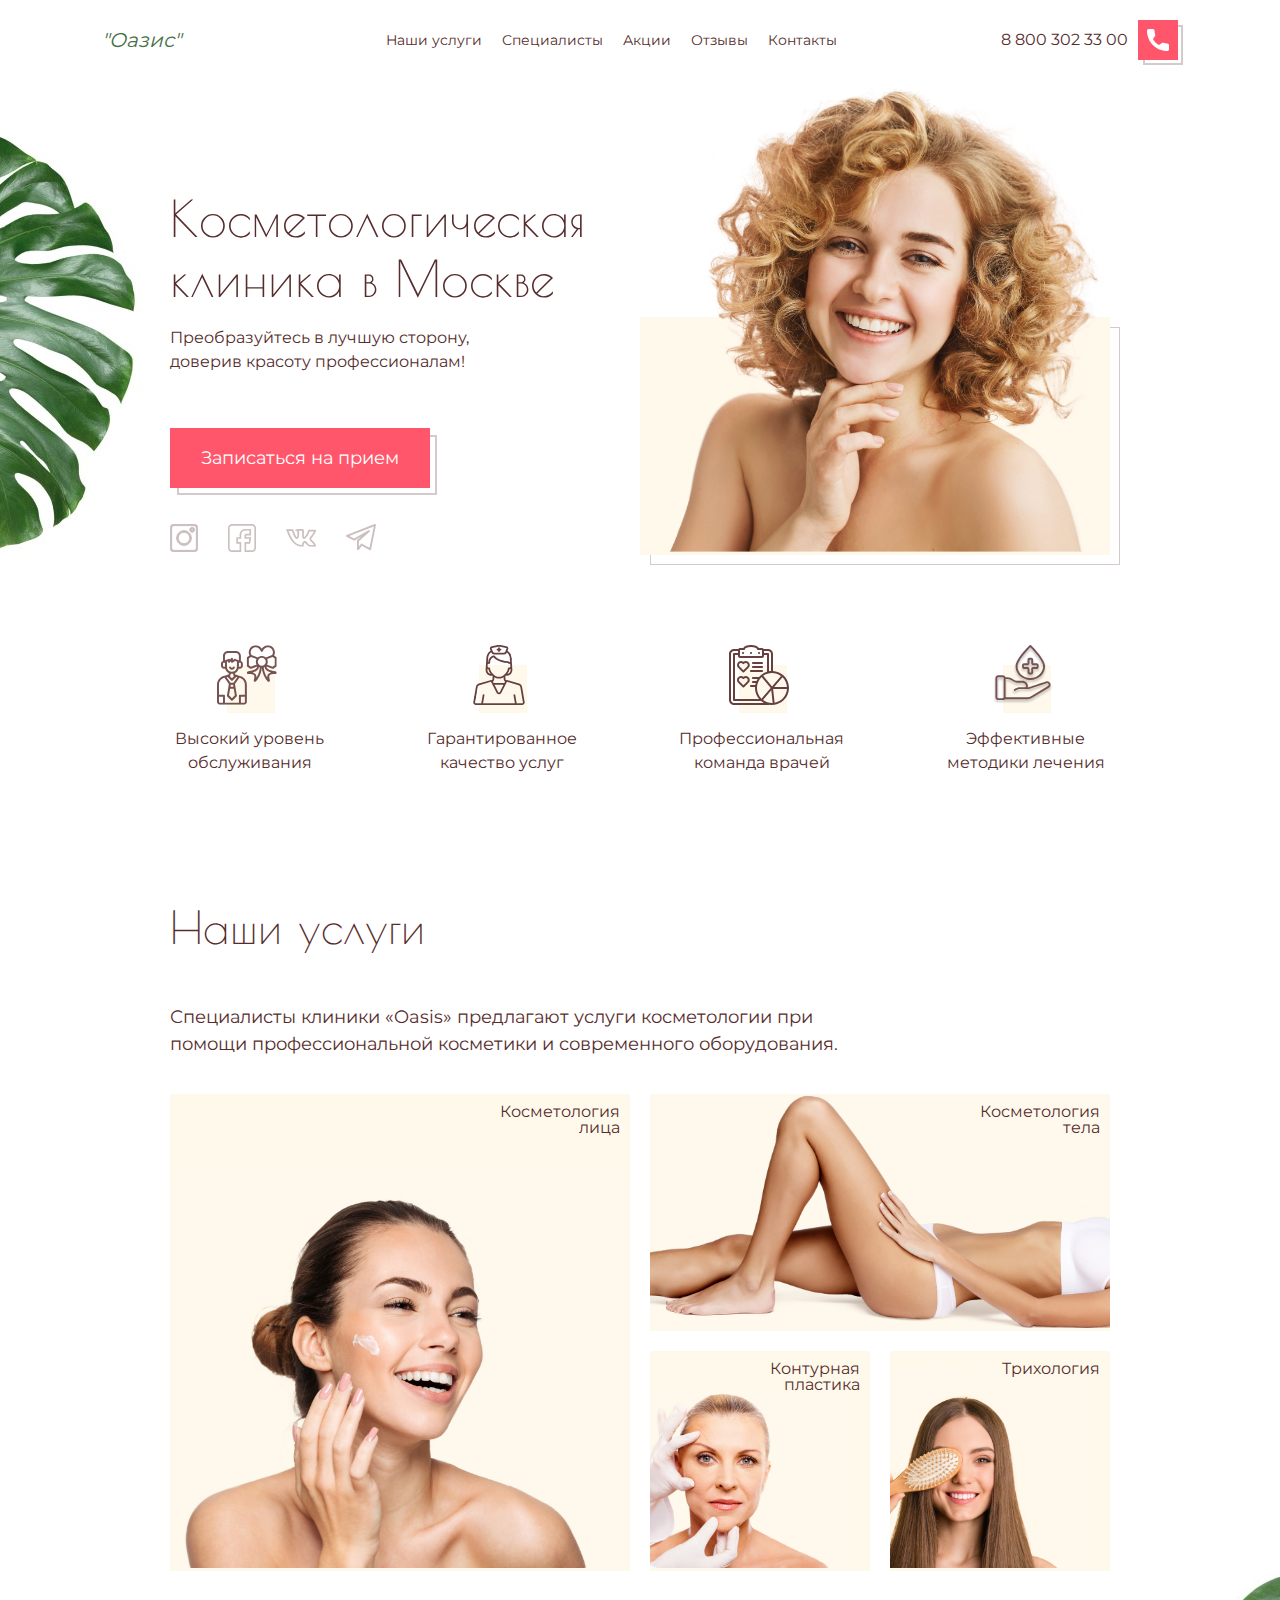
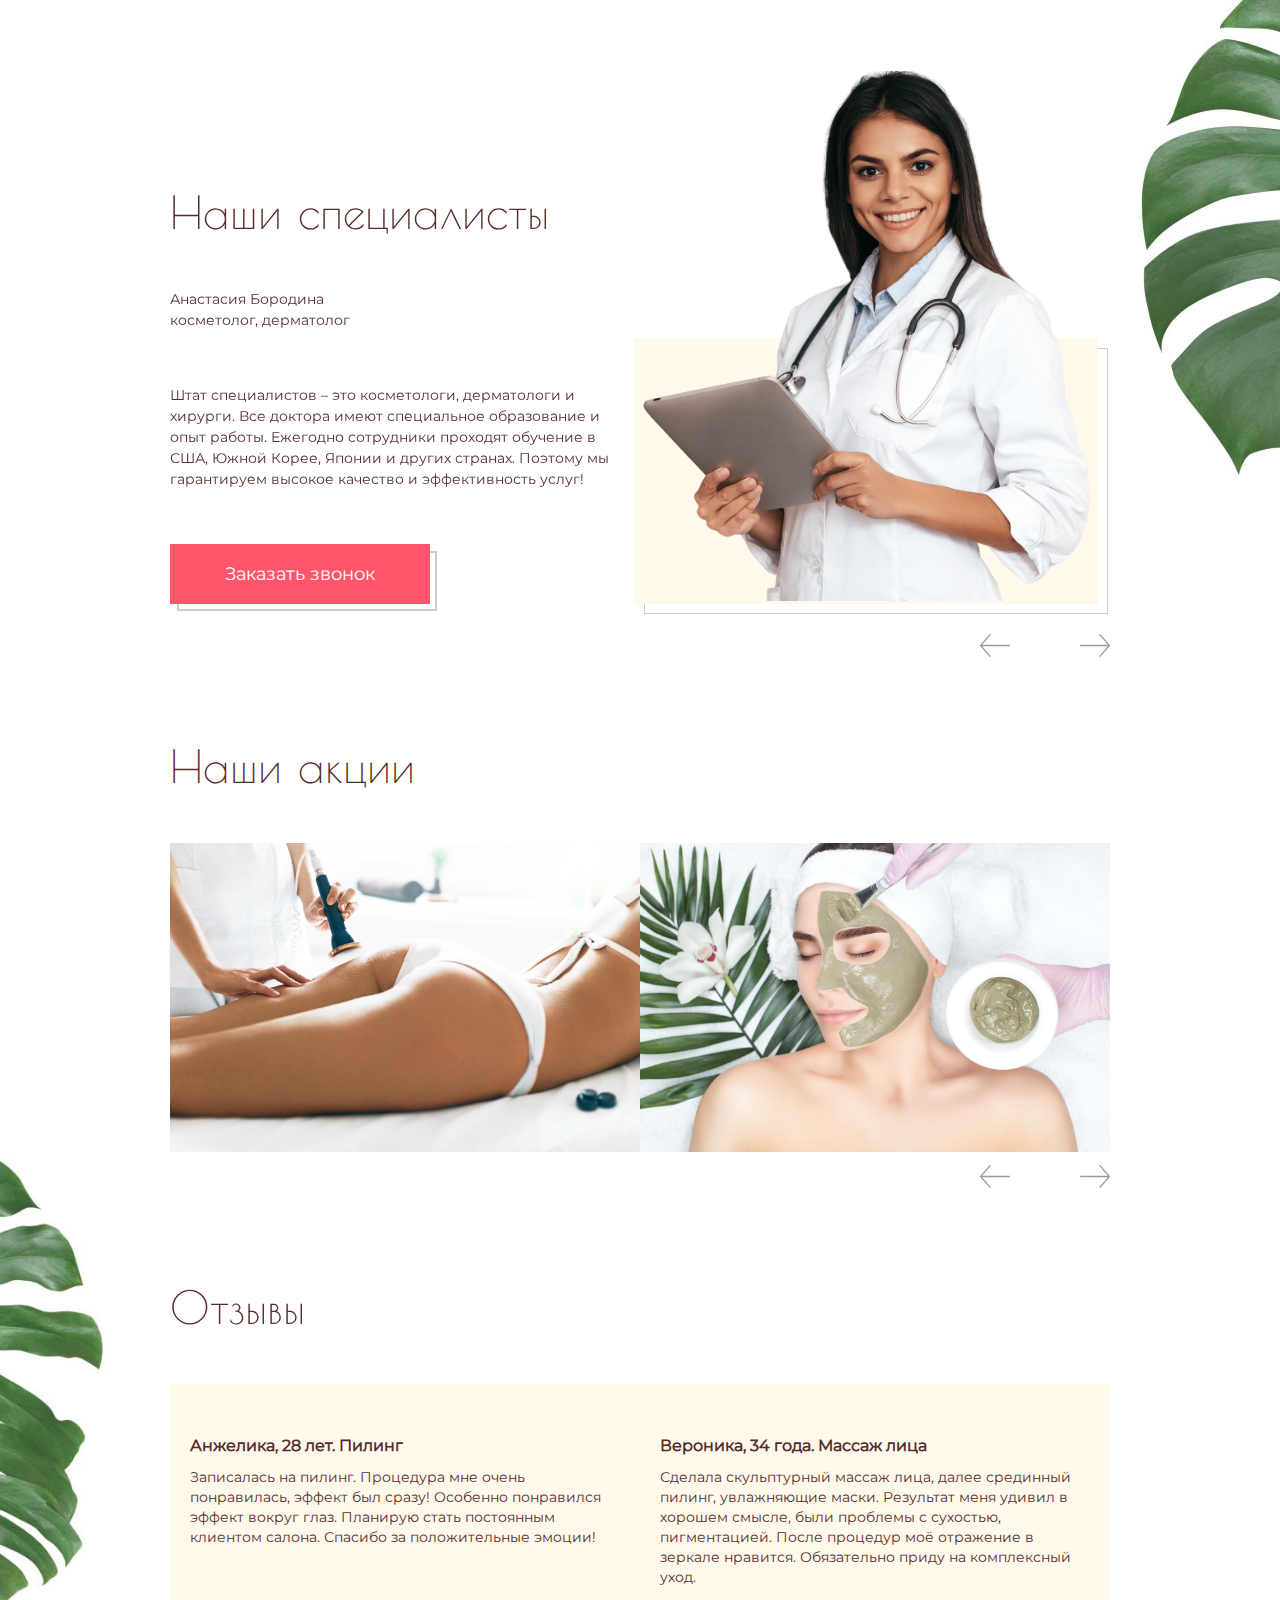
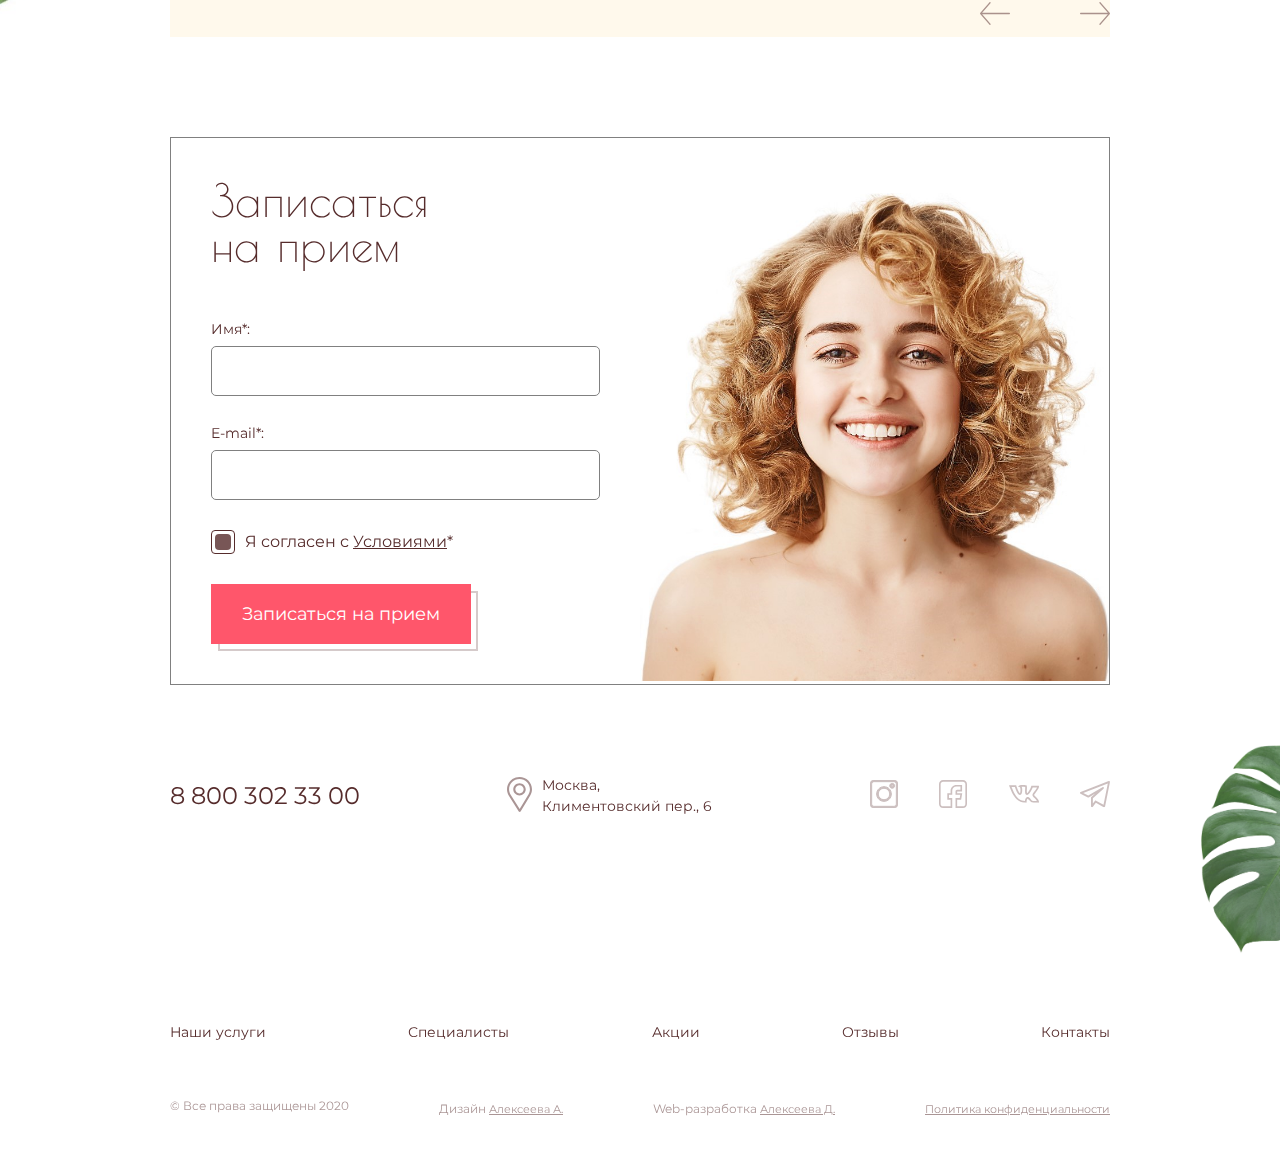
<file: index.html>
<!DOCTYPE html>
<html lang="ru">

<head>
    <meta charset="UTF-8">
    <meta name="viewport" content="width=device-width, initial-scale=1.0, maximum-scale=1.0, user-scalable=0">
    <link rel="stylesheet" href="https://cdnjs.cloudflare.com/ajax/libs/font-awesome/4.7.0/css/font-awesome.min.css">
    <!-- <link href="https://fonts.gstatic.com" rel="preconnect" crossorigin> -->
    <!-- <link href="https://fonts.googleapis.com/css2?family=Poiret+One&display=swap" rel="stylesheet"> -->
    <!-- <link href="https://fonts.googleapis.com/css2?family=Montserrat&display=swap" rel="stylesheet"> -->
    <link rel="stylesheet" href="slick/css/style.css">
    <link rel="stylesheet" href="css/select.css">
        <link rel="shortcut icon" href="img/favicon.ico">

    <link rel="stylesheet" href="css/cosmetic.css">
    <title>cosmetic</title>
</head>

<body class="body">
    <div class="wrapper">
        <section class="first" id="first">
            <div class="header">
                <div class="header__logo">
                    <a href="#first" class="go_to">"Оазис"
                        <!-- <img src="img/logo.svg" alt="#"> -->
                    </a>
                </div>
                <div class="header__burger">
                    <span></span>
                </div>
                <nav class="header__menu">
                    <ul class="header__list">
                        <li>
                            <a href="#second" class="header__link go_to">Наши услуги</a>
                        </li>
                        <li>
                            <a href="#three" class="header__link go_to">Специалисты</a>
                        </li>
                        <li>
                            <a href="#four" class="header__link go_to">Акции</a>
                        </li>
                        <li>
                            <a href="#five" class="header__link go_to">Отзывы</a>
                        </li>
                        <li>
                            <a href="#seven" class="header__link go_to">Контакты</a>
                        </li>
                    </ul>
                </nav>

                <div class="header__phone">
                    <a href="tel:+74956464645" class="header__phone__number">
                        8 800 302 33 00
                    </a>
                    <a href="#">
                        <div class="header__phone__pic">
                            
                            <div class="header__phone__pic__red-square">
                                <img src="img/phone.svg" alt="#">
                            </div>
                            <div class="header__phone__pic__border">
                            </div>
                        </div>
                    </a>
                </div>
            </div>

            <div class="container full-screen-body">

                <div class="main">
                    <div class="for-title">
                        <h1 class="title">
                            Косметологическая <br> клиника в Москве
                        </h1>

                        <p class="slogan">
                            Преобразуйтесь в лучшую сторону,<br>доверив красоту профессионалам!
                        </p>
                        <a href="#popup" class="main-button">
                            <div class="border-for-main-button"></div>
                            <div class="red-rectangle">Записаться на прием</div>
                        </a>
                        <div class="for-nets">
                            <a href="#" class="for-instagram"><img src="img/instagram.svg" alt="#"></a>
                            <a href="#" class="for-facebook"><img src="img/facebook.svg" alt="#"></a>
                            <a href="#" class="for-vk"><img src="img/vk.svg" alt="#"></a>
                            <a href="#" class="for-telegram"><img src="img/telegram.svg" alt="#"></a>

                            <div class="line"></div>
                        </div>
                    </div>
                    <div class="for-pic">
                        <!-- <div class="for-for-pic"> -->
                            <img src="img/shutterstock_1145580650-2.png" alt="#">
                        <!-- </div> -->
                        <div class="rectangle"></div>
                        <div class="frame"></div>
                    </div>
                </div>
                <div class="adventages">
                    <div class="adventage">
                        <div class="icon-and-biege">
                            <img src="img/icon1.svg" alt="#">
                            <div class="biege-square"></div>
                        </div>
                        <p>Высокий уровень<br> обслуживания</p>
                    </div>
                    <div class="adventage">
                        <div class="icon-and-biege">
                            <img src="img/icon2.svg" alt="#">
                            <div class="biege-square"></div>
                        </div>
                        <p>Гарантированное<br> качество услуг</p>
                    </div>
                    <div class="adventage">
                        <div class="icon-and-biege">
                            <img src="img/icon3.svg" alt="#">
                            <div class="biege-square"></div>
                        </div>
                        <p>Профессиональная <br>команда врачей</p>
                    </div>
                    <div class="adventage">
                        <div class="icon-and-biege">
                            <img src="img/icon4.svg" alt="#">
                            <div class="biege-square"></div>
                        </div>
                        <p>Эффективные <br>методики лечения</p>
                    </div>
                </div>
                <a href="#" id="scroll_top" title="Наверх"></a>
            </div>
        </section>
        <section class="second" id="second">
            <div class="container">
                <div class="content-in-second">
                    <h2>Наши услуги</h2>
                    <p class="specialists">Специалисты клиники «Oasis» предлагают услуги косметологии при помощи профессиональной косметики
                        и современного
                        оборудования.
                    </p>
                    <div class="photos photos-visible">
                            <a href="specialists.html#face-cosmetology" class="for-face-cosmetology">
                                <div class="for-services">
                                    <img src="img/face-cosmetology.jpg" alt="#">
                                </div>
                                <p class="inside">Косметология<br>лица</p>
                            </a>
                        
                        <div class="other-photos">
                                <a href="specialists.html#body-cosmetology" class="for-body-cosmetology">
                                    <div class="for-services">
                                        <img src="img/body-cosmetology.jpg" alt="#">
                                    </div>
                                    <p class="inside">Косметология<br>тела</p>
                                </a>
                            <div class="for-plastic-and-trihology">
                                    <a href="specialists.html#plastic" class="for-plastic">
                                        <div class="for-services">
                                            <img src="img/plastic.jpg" class="plastic" alt="#">
                                        </div>
                                        <p class="inside">Контурная<br>пластика</p>
                                    </a>
                                    <a href="specialists.html#trihology" class="for-trihology">
                                        <div class="for-services">
                                            <img src="img/trihology.jpg" class="trihology" alt="#">
                                        </div>
                                        <p class="inside" >Трихология</p>
                                    </a>
                            </div>
                        </div>
                    </div>
                    <div class="photos photos-invisible">
                        <!-- <div class="for-two-photos1"> -->
                                <a href="specialists.html#face-cosmetology" class="for-face-cosmetology-invisible">
                                    <div class="for-services">
                                        <img src="img/face-cosmetology.jpg" class="face" alt="#">
                                    </div>
                                    <p class="inside">Косметология<br>лица</p>
                                </a>
                                <p class="below">Косметология<br>лица</p>
                                <a href="specialists.html#body-cosmetology" class="for-body-cosmetology for-body-cosmetology-invisible">
                                    <div class="for-services">
                                        <img src="img/body-cosmetology.jpg" class="body-invisible" alt="#">
                                    </div>
                                    <p class="inside">Косметология<br>тела</p>
                                </a>
                                <p class="below">Косметология<br>тела</p>
                        <!-- </div>
                        <div class="for-two-photos2"> -->
                                <a href="specialists.html#plastic" class="for-plastic-invisible">
                                    <div class="for-services">
                                        <img src="img/plastic.jpg" class="plastic" alt="#">
                                    </div>
                                    <p class="inside">Контурная<br>пластика</p>
                                </a>
                                <p class="below">Контурная<br>пластика</p>
                                <a href="specialists.html#trihology" class="for-trihology for-trihology-invisible">
                                    <div class="for-services">
                                        <img src="img/trihology.jpg" class="trihology" alt="#">
                                    </div>
                                    <p class="inside">Трихология</p>
                                </a>
                                <p class="below">Трихология</p>
                        <!-- </div> -->
                    </div>
                </div>
            </div>
        </section>
        <section class="three" id="three">
            <div class="container">

                <div class="slider-three-section">
                    <div class="slider__item filter">
                        <div class="content-in-three">
                            <div class="our" >
                                <h2>Наши специалисты</h2>
                                <p class="name">Анастасия Бородинa <br>косметолог, дерматолог</p>
                                <p>Штат специалистов – это косметологи, дерматологи и хирурги. Все доктора имеют
                                    специальное
                                    образование и опыт работы.
                                    Ежегодно сотрудники проходят обучение в США, Южной Корее, Японии и других
                                    странах.
                                    Поэтому
                                    мы
                                    гарантируем высокое
                                    качество
                                    и эффективность услуг!</p>
                                <a href="#popup" class="main-button main-button2">
                                    <div class="border-for-main-button"></div>
                                    <div class="red-rectangle">Заказать звонок</div>
                                </a>
                            </div>
                            <div class="for-pic2">
                                <img src="img/doctor.png" alt="#">
                                <div class="frame"></div>
                                <div class="rectangle"></div>
                            </div>
                            
                        </div>
                    </div>
                    <div class="slider__item filter">
                        <div class="content-in-three">
                            <div class="our">
                                <h2>Наши специалисты</h2>
                                <p class="name">Анастасия Бородинa <br>косметолог, дерматолог</p>
                                <p>Штат специалистов – это косметологи, дерматологи и хирурги. Все доктора имеют
                                    специальное
                                    образование и опыт работы.
                                    Ежегодно сотрудники проходят обучение в США, Южной Корее, Японии и других
                                    странах.
                                    Поэтому
                                    мы
                                    гарантируем высокое
                                    качество
                                    и эффективность услуг!</p>
                                <a href="#popup" class="main-button main-button2">
                                    <div class="border-for-main-button"></div>
                                    <div class="red-rectangle">Заказать звонок</div>
                                </a>
                            </div>
                            <div class="for-pic2">
                                <img src="img/doctor.png" alt="#">
                                <div class="frame"></div>
                                <div class="rectangle"></div>
                            </div>
                            
                        </div>
                    </div>
                    <div class="slider__item filter">
                        <div class="content-in-three">
                            <div class="our">
                                <h2>Наши специалисты</h2>
                                <p class="name">Анастасия Бородинa <br>косметолог, дерматолог</p>
                                <p>Штат специалистов – это косметологи, дерматологи и хирурги. Все доктора имеют
                                    специальное
                                    образование и опыт работы.
                                    Ежегодно сотрудники проходят обучение в США, Южной Корее, Японии и других
                                    странах.
                                    Поэтому
                                    мы
                                    гарантируем высокое
                                    качество
                                    и эффективность услуг!</p>
                                <a href="#popup" class="main-button main-button2">
                                    <div class="border-for-main-button"></div>
                                    <div class="red-rectangle">Заказать звонок</div>
                                </a>
                            </div>
                            <div class="for-pic2">
                                <img src="img/doctor.png" alt="#">
                                <div class="frame"></div>
                                <div class="rectangle"></div>
                            </div>
                        </div>
                    </div>
                </div>
<div class="for-main-button-invisible">
    <a href="#popup" class="main-button main-button-invisible">
        <div class="border-for-main-button"></div>
        <div class="red-rectangle">Заказать звонок</div>
    </a>
</div>
            </div>
        </section>
        <section class="four" id="four">
            <div class="container">
                <div class="content-in-four">
                    <H2>Наши акции</H2>
                    <div class="slider">
                        <div class="slider__item filter">
                            <img src="img/shutterstock1_327730877-1.jpg" alt="#">
                        </div>
                        <div class="slider__item filter">
                            <img src="img/shutterstock_1026952822-1.jpg" alt="#">
                        </div>
                        <div class="slider__item filter">
                            <img src="img/shutterstock1_327730877-1.jpg" alt="#">
                        </div>
                        <div class="slider__item filter">
                            <img src="img/shutterstock_1026952822-1.jpg" alt="#">
                        </div>
                        <div class="slider__item filter">
                            <img src="img/shutterstock1_327730877-1.jpg" alt="#">
                        </div>
                        <div class="slider__item filter">
                            <img src="img/shutterstock_1026952822-1.jpg" alt="#">
                        </div>
                    </div>
                </div>

            </div>
        </section>
        <section class="five" id="five">
            <div class="container">
                <div class="content-in-five">

                    <h2>Отзывы</h2>
                    <div class="slider-five-section">

                        <div class="slider__item filter">
                            <div class="slider__item__content">
                                <div class="rectangle"></div>
                                <!-- <div class="frame"></div> -->
                                <div class="angelica">
                                    <p class="name-for-feedback">Анжелика, 28 лет. Пилинг</p>
                                    <p class="p-for-feedback">Записалась на пилинг. Процедура мне очень понравилась,
                                        эффект
                                        был сразу! Особенно понравился эффект вокруг глаз.
                                        Планирую стать постоянным клиентом салона. Спасибо за положительные эмоции!</p>
                                </div>
                                
                            </div>
                        </div>

                        <div class="slider__item filter">
                            <div class="slider__item__content">
                                <div class="rectangle"></div>
                                <!-- <div class="frame"></div> -->
                                
                                <div class="veronica">
                                    <p class="name-for-feedback">Вероника, 34 года. Массаж лица</p>
                                    <p class="p-for-feedback">Сделала скульптурный массаж лица, далее срединный пилинг,
                                        увлажняющие маски. Результат меня
                                        удивил в хорошем смысле,
                                        были проблемы с сухостью, пигментацией. После процедур моё отражение в зеркале
                                        нравится. Обязательно приду на
                                        комплексный уход.
                                </div>
                            </div>
                        </div>

                        <div class="slider__item filter">
                            <div class="slider__item__content">
                                <div class="rectangle"></div>
                                <!-- <div class="frame"></div> -->
                                <div class="angelica">
                                    <p class="name-for-feedback">Анжелика, 28 лет. Пилинг</p>
                                    <p class="p-for-feedback">Записалась на пилинг. Процедура мне очень понравилась,
                                        эффект
                                        был сразу! Особенно понравился эффект вокруг глаз.
                                        Планирую стать постоянным клиентом салона. Спасибо за положительные эмоции!</p>
                                </div>
                            </div>
                        </div>

                        <div class="slider__item filter">
                            <div class="slider__item__content">
                                <div class="rectangle"></div>
                                <!-- <div class="frame"></div> -->
                        
                                <div class="veronica">
                                    <p class="name-for-feedback">Вероника, 34 года. Массаж лица</p>
                                    <p class="p-for-feedback">Сделала скульптурный массаж лица, далее срединный пилинг,
                                        увлажняющие маски. Результат меня
                                        удивил в хорошем смысле,
                                        были проблемы с сухостью, пигментацией. После процедур моё отражение в зеркале
                                        нравится. Обязательно приду на
                                        комплексный уход.
                                </div>
                            </div>
                        </div>

                    </div>
                </div>
            </div>
        </section>
        <section class="six" id="six">
            <div class="container">
                <div class="content-in-six">
                    <div class="form">
                        <h2 class="form__title">Записаться<br>на прием</h2>
                        <form action="#"  class="form__body">

                            <!-- <p class="form__title2">Оставьте заявку и мы свяжемся с вами чтобы уточнить детали</p> -->
                            <div class="form__item">
                                <label for="formName" class="form__label">Имя*:</label>
                                <input type="text" name="name" class="form__input _req">
                            </div>
                            <div class="form__item">
                                <label for="formEmail" class="form__label">E-mail*:</label>
                                <input  type="text" name="email" class="form__input _req _email">
                            </div>
                            <!-- <div class="form__item">
                                <div class="form__label">Первичный или повторный прием?</div>
                                <div class="options">
                                    <div class="options__item">
                                        <input id="formRightHanded" checked type="radio" value="right" name="hand"
                                            class="options__input">
                                        <label for="formRightHanded"
                                            class="options__label"><span>Первичный</span></label>
                                    </div>
                                    <div class="options__item">
                                        <input id="formLeftHanded" type="radio" value="left" name="hand"
                                            class="options__input">
                                        <label for="formLeftHanded"
                                            class="options__label"><span>Вторичный</span></label>
                                    </div>
                                </div>
                            </div> -->
                            <!-- <div class="form__item">
                                <label for="formMessage" class="form__label">Дополнительная информация:</label>
                                <textarea name="message" id="formMessage" class="form__input"></textarea>
                            </div> -->
                            <!-- <div class="form__item">
                                <div class="form__label">Возраст:</div>
                                <select name="age" class="form__select">
                                    <option value="от 18 до 25" selected>18-25</option>
                                    <option value="от 25 до 45">25-45</option>
                                    <option value="от 45">от 45</option>
                                </select>
                            </div> -->
                            <!-- <div class="form__item">
                                <div class="form__label">Прикрепить файл</div>
                                <div class="file">
                                    <div class="file__item">
                                        <input id="formImage" accept=".jpg, .png, .gif" type="file" name="image"
                                            class="file__input">
                                        <div class="file__button">Выбрать</div>
                                    </div>
                                    <div id="formPreview" class="file__preview"></div>
                                </div>
                            </div> -->
                            <div class="form__item">
                                <div class="checkbox">
                                    <input id="formAgreement" checked type="checkbox" name="agreement"
                                        class="checkbox__input _req">
                                    <label for="formAgreement" class="checkbox__label"><span>Я согласен с <a
                                                href="">Условиями</a>*</span></label>
                                </div>
                            </div>
                            <div class="main-button">
                                <div class="border-for-main-button"></div>
                                <button type="submit" class="form__button red-rectangle">
                                        Записаться на прием
                                </button>
                            </div>
                        </form>
                    </div>
                    <div class="for-girl">
                        <img src="img/shutterstock_10693344351-1.jpg" alt="#">
                    </div>
                </div>
            </div>
        </section>
        <section class="seven" id="seven">
            <div class="container">
                <div class="content-in-seven">
                    <div class="contacts-in-footer">
                        <a href="tel:+74956464645" class="header__phone__number header__phone__number-in-footer">8 800 302 33 00</a>
                        <div class="for-adress">
                            <div class="for-map-sign">
                                <img src="img/map.svg" alt="#" class="map">
                            </div>
                            <p class="adress">Москва,<br>Климентовский пер., 6 </p>
                        </div>
                        <div class="for-nets">
                            <a href="#" class="for-instagram"><img src="img/instagram.svg" alt="#"></a>
                            <a href="#" class="for-facebook"><img src="img/facebook.svg" alt="#"></a>
                            <a href="#" class="for-vk"><img src="img/vk.svg" alt="#"></a>
                            <a href="#" class="for-telegram"><img src="img/telegram.svg" alt="#"></a>
                        </div>
                    </div>
                    <div class="map">
<script  async
    src="https://api-maps.yandex.ru/services/constructor/1.0/js/?um=constructor%3Aa27df87f6adeabbfbe9ae73b8a68563b0251ddba898f19241f9eaa9f1c0bd914&amp;width=100%25&amp;height=240&amp;lang=en_RU&amp;scroll=false"></script>
                    </div>
                        <nav class="header__menu menu-in-footer">
                            <ul class="header__list">
                                <li>
                                    <a href="#second" class="header__link go_to">Наши услуги</a>
                                </li>
                                <li>
                                    <a href="#three" class="header__link go_to">Специалисты</a>
                                </li>
                                <li>
                                    <a href="#four" class="header__link go_to">Акции</a>
                                </li>
                                <li>
                                    <a href="#five" class="header__link go_to">Отзывы</a>
                                </li>
                                <li>
                                    <a href="#seven" class="header__link go_to">Контакты</a>
                                </li>
                            </ul>
                        </nav>
                    <div class="development">
                        <p>© Все права защищены 2020</p>
                        <div class="creator">
                            <p>Дизайн <a href="#">Алексеева А.</a></p>
                        </div>
                        <div class="creator">
                            <p>Web-разработка <a href="#">Алексеева Д.</a></p>
                        </div>
                        <p><a href="#">Политика конфиденциальности</a></p>
                        
                    </div>
                </div>
            </div>
        </section>
    </div>
    <div id="popup" class="popup">
        <div class="popup__body">
            <a href="#first" class="popup__area"></a>
            <div class="popup__content">
                <a href="#first" class="popup__close">
                    <img src="img/close.svg" alt="#" class="close">
                </a>
                <h2 class="popup__title">Записаться на прием</h2>
                <p>Оставьте заявку и мы свяжемся с вами чтобы уточнить детали</p>

                <div class="form">
                    <form action="#" id="form" class="form__body">

                        <div class="form__item">
                            <input id="formName" type="text" name="name" class="form__input _req" value="Введите имя">
                        </div>
                        <div class="form__item">
                            <input id="formEmail" type="tel" name="tel" class="form__input _req"
                                value="Введите телефон">
                        </div>

                        <div class="form__item">
                            <div class="checkbox">
                                <input checked type="checkbox" name="radio" value="check" class=" _req">
                                <span class="i-am-agree">Я согласен с <a href="">Условиями</a>*</span>
                            </div>
                        </div>

                        <!-- <button type="submit" class="form__button"> -->
                        <a href="#popup22" class="main-button">
                            <div class="border-for-main-button"></div>
                            <div class="red-rectangle">Записаться на прием</div>
                        </a>
                        <!-- </button> -->
                    </form>
                </div>

            </div>
        </div>
    </div>
    <div id="popup22" class="popup popup22">
        <div class="popup__body">
            <a href="#first" class="popup__area"></a>
            <div class="popup__content">
                <a href="#first" class="popup__close">
                    <img src="img/close.svg" alt="#" class="close">
                </a>
                <h2 class="popup__title">Спасибо за заявку!</h2>

                <p class="popup__text">Мы свяжемся с вами в течение 5 минут чтобы уточнить детали</p>
                <div class="for-nets">
                    <a href="#" class="for-instagram"><img src="img/instagram.svg" alt="#"></a>
                    <a href="#" class="for-facebook"><img src="img/facebook.svg" alt="#"></a>
                    <a href="#" class="for-vk"><img src="img/vk.svg" alt="#"></a>
                    <a href="#" class="for-telegram"><img src="img/telegram.svg" alt="#"></a>
                </div>
            </div>
        </div>
    </div>




    <script src="js/jquery-3.5.1.min.js"></script>

    <script src="slick/js/script.js"></script>

    <script src="js/select.js"></script>

    <script src="slick/js/slick.min.js"></script>
    
    <script src="js/script-submit.js"></script>
    <script src="js/main.js"></script>
</body>

</html>
</file>
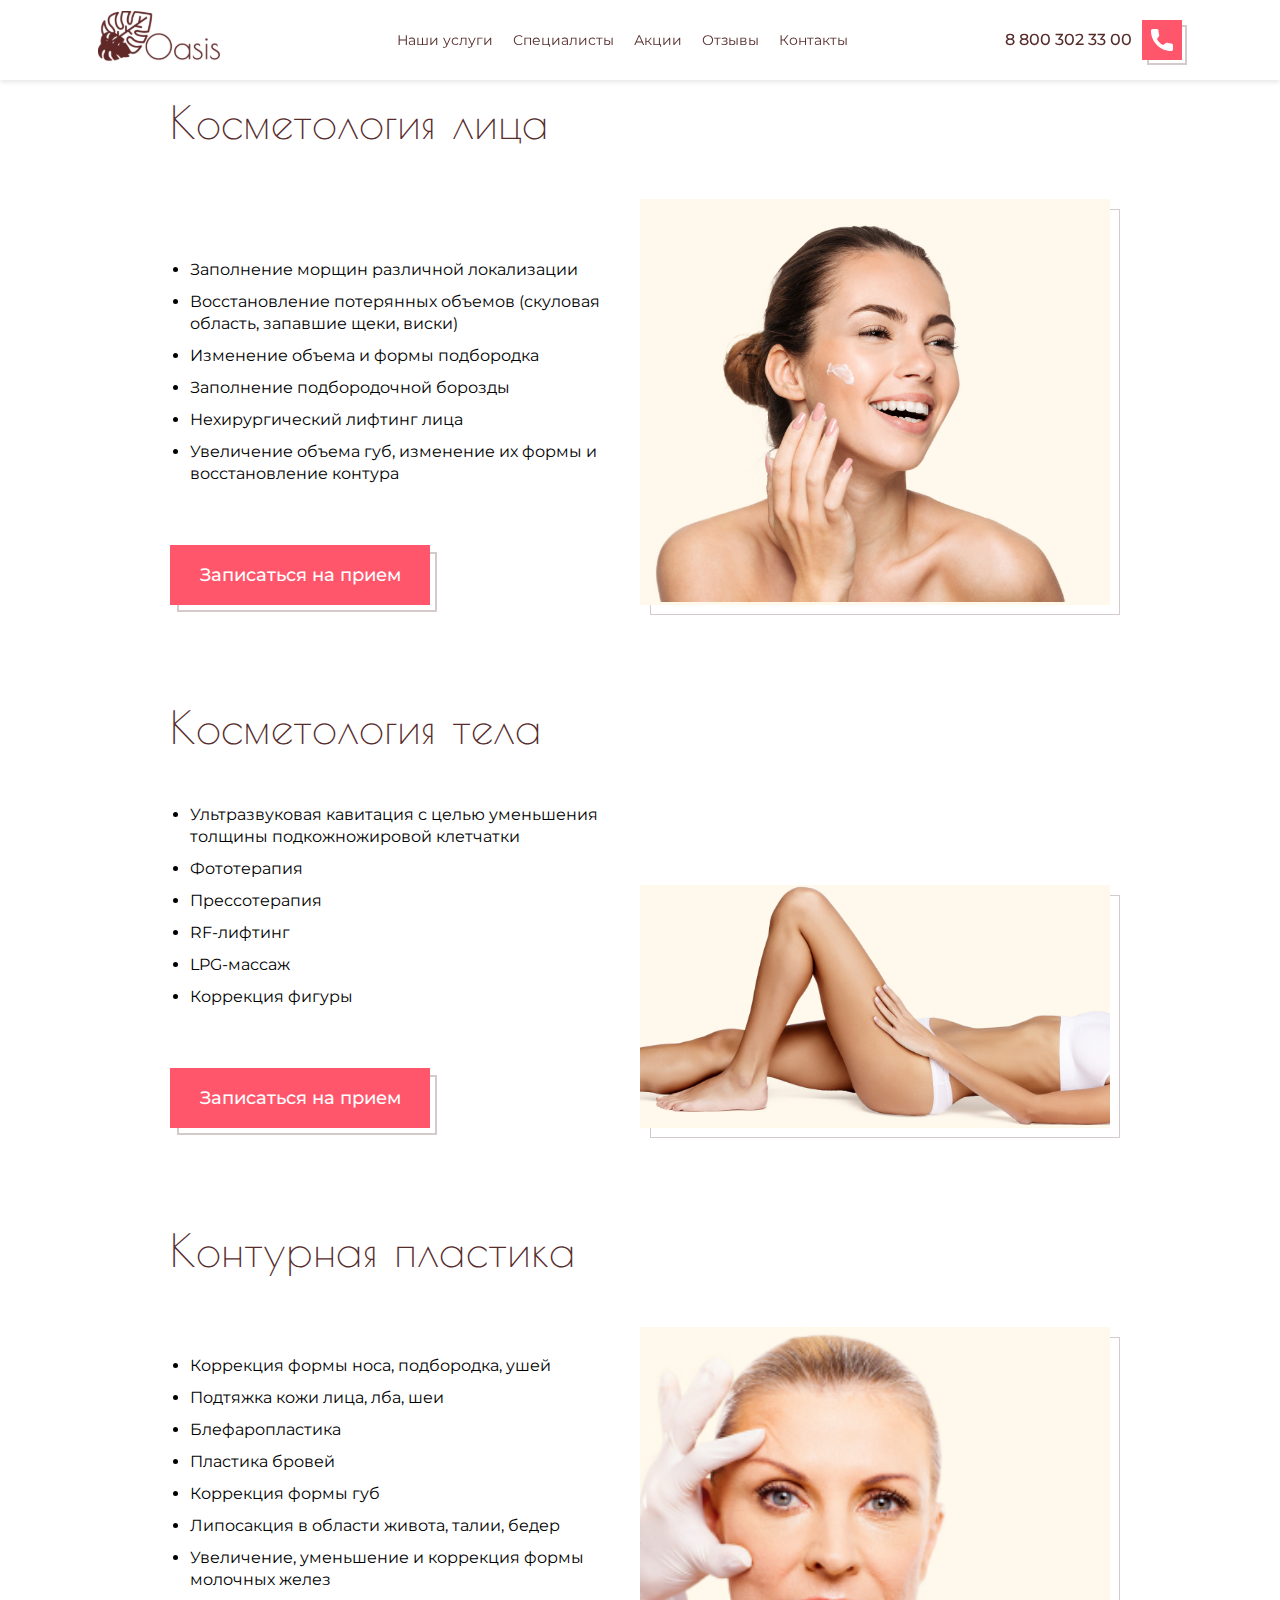
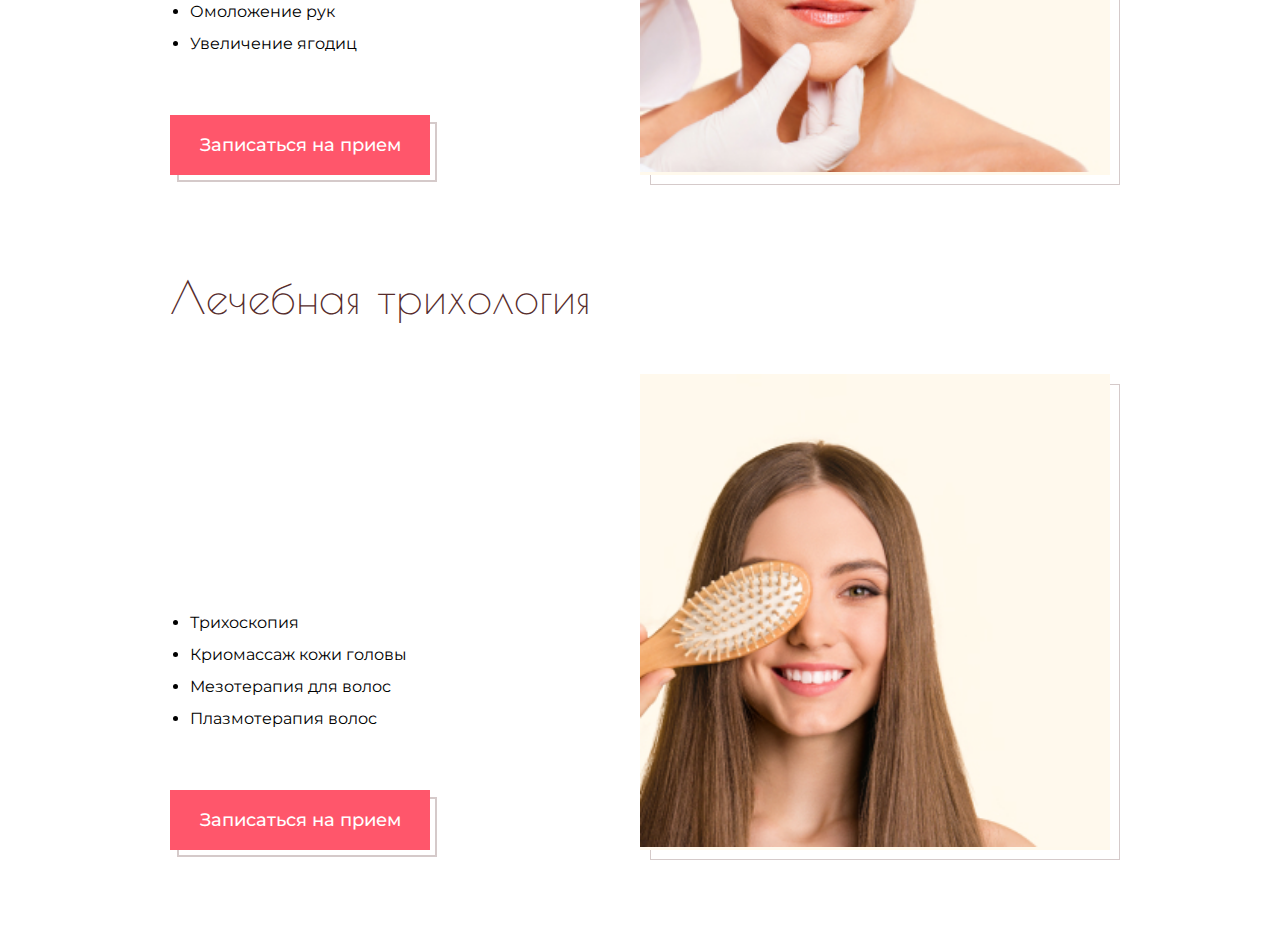
<file: specialists.html>
<!DOCTYPE html>
<html lang="en">

<head>
    <meta charset="UTF-8">
    <meta name="viewport" content="width=device-width, initial-scale=1.0, maximum-scale=1.0, user-scalable=0">
    <link href="https://fonts.googleapis.com/css2?family=Poiret+One&display=swap" rel="stylesheet">
    <link href="https://fonts.googleapis.com/css2?family=Montserrat&display=swap" rel="stylesheet">
    <link rel="stylesheet" href="css/cosmetic.css">

    <title>Specialists</title>
</head>

<body>
    <div class="wrapper">
                    <a href="#" id="scroll_top" title="Наверх" style="display: inline;"></a>

        <div class="header shadow">
            <div class="header__logo">
                <a href="cosmetic.html#first" class="">
                    <img src="img/logo.svg" alt="#">
                </a>
            </div>
            <div class="header__burger">
                <span></span>
            </div>
            <nav class="header__menu">
                <ul class="header__list">
                    <li>
                        <a href="cosmetic.html#second" class="header__link">Наши услуги</a>
                    </li>
                    <li>
                        <a href="cosmetic.html#three" class="header__link">Специалисты</a>
                    </li>
                    <li>
                        <a href="cosmetic.html#four" class="header__link">Акции</a>
                    </li>
                    <li>
                        <a href="cosmetic.html#five" class="header__link">Отзывы</a>
                    </li>
                    <li>
                        <a href="cosmetic.html#seven" class="header__link">Контакты</a>
                    </li>
                </ul>
            </nav>
        
            <div class="header__phone">
                <a href="tel:+74956464645" class="header__phone__number">
                    8&nbsp;800&nbsp;302 33 00
                </a>
                <a href="#">
                    <div class="header__phone__pic">
                        
                        <div class="header__phone__pic__red-square">
                            <img src="img/phone.svg" alt="#">
                        </div>
                        <div class="header__phone__pic__border">
                        </div>
                    </div>
                </a>
            </div>
        </div>
        <div class="container">
            <div class="face-cosmetology" id="face-cosmetology">
                <h2>Косметология лица</h2>
                <div class="for-content">
                    <div class="services">
                        <ul>
                            <li>Заполнение морщин различной локализации</li>
                            <li>Восстановление потерянных объемов (скуловая область, запавшие щеки, виски)</li>
                            <li>Изменение объема и формы подбородка</li>
                            <li>Заполнение подбородочной борозды</li>
                            <li>Нехирургический лифтинг лица</li>
                            <li>Увеличение объема губ, изменение их формы и восстановление контура</li>
                        </ul>
                        <a href="#popup" class="main-button">
                            <div class="border-for-main-button"></div>
                            <div class="red-rectangle">Записаться на прием</div>
                        </a>
                    </div>
                    <div class="for-image">
                        <img src="img/face-cosmetology.jpg" alt="#">
                        <div class="rectangle"></div>
                        <div class="frame"></div>
                    </div>
                </div>
            </div>
            <div class="face-cosmetology" id="body-cosmetology">
                <h2>Косметология тела</h2>
                <div class="for-content">
                    <div class="services">
                        <ul>
                            <li>Ультразвуковая кавитация с целью уменьшения толщины подкожножировой клетчатки</li>
                            <li>Фототерапия</li>
                            <li>Прессотерапия</li>
                            <li>RF-лифтинг</li>
                            <li>LPG-массаж</li>
                            <li>Коррекция фигуры</li>
                        </ul>
                        <a href="#popup" class="main-button">
                            <div class="border-for-main-button"></div>
                            <div class="red-rectangle">Записаться на прием</div>
                        </a>
                    </div>
                    <div class="for-image">
                        <img src="img/body-cosmetology.jpg" alt="#">
                        <div class="rectangle"></div>
                        <div class="frame"></div>
                    </div>
                </div>
            </div>
            <div class="face-cosmetology" id="plastic">
                <h2>Контурная пластика</h2>
                <div class="for-content">
                    <div class="services">
                        <ul>
                            <li>Коррекция формы носа, подбородка, ушей</li>
                            <li>Подтяжка кожи лица, лба, шеи</li>
                            <li>Блефаропластика</li>
                            <li>Пластика бровей</li>
                            <li>Коррекция формы губ</li>
                            <li>Липосакция в области живота, талии, бедер</li>
                            <li>Увеличение, уменьшение и коррекция формы молочных желез</li>
                            <li>Омоложение рук</li>
                            <li>Увеличение ягодиц</li>
                        </ul>
                        <a href="#popup" class="main-button">
                            <div class="border-for-main-button"></div>
                            <div class="red-rectangle">Записаться на прием</div>
                        </a>
                    </div>
                    <div class="for-image">
                        <img src="img/plastic.jpg" alt="#">
                        <div class="rectangle"></div>
                        <div class="frame"></div>
                    </div>
                </div>
            </div>
            <div class="face-cosmetology last" id="trihology">
                <h2>Лечебная трихология</h2>
                <div class="for-content">
                    <div class="services">
                        <ul>
                            <li>Трихоскопия</li>
                            <li>Криомассаж кожи головы</li>
                            <li>Мезотерапия для волос</li>
                            <li>Плазмотерапия волос</li>
                        </ul>
                        <a href="#popup" class="main-button">
                            <div class="border-for-main-button"></div>
                            <div class="red-rectangle">Записаться на прием</div>
                        </a>
                    </div>
                    <div class="for-image">
                        <img src="img/trihology.jpg" alt="#">
                        <div class="rectangle"></div>
                        <div class="frame"></div>
                    </div>
                </div>
            </div>
        </div>
    </div>

<div id="popup" class="popup">
    <div class="popup__body">
        <a href="#first" class="popup__area"></a>
        <div class="popup__content">
            <a href="#first" class="popup__close">
                <img src="img/close.svg" alt="#" class="close">
            </a>
            <h2 class="popup__title">Записаться на прием</h2>
            <p>Оставьте заявку и мы свяжемся с вами чтобы уточнить детали</p>

            <div class="form">
                <form action="#"  class="form__body">

                    <div class="form__item">
                        <input id="formName" type="text" name="name" class="form__input _req" value="Введите имя">
                    </div>
                    <div class="form__item">
                        <input type="tel" name="tel" class="form__input _req" value="Введите телефон">
                    </div>

                    <div class="form__item">
                        <div class="checkbox">
                            <input id="formAgreement" checked type="checkbox" name="agreement"
                                class="checkbox__input _req">
                            <label for="formAgreement" class="checkbox__label"><span>Я согласен с <a
                                        href="">Условиями</a>*</span></label>
                        </div>
                    </div>

                    <!-- <button type="submit" class="form__button"> -->
                    <a href="#popup22" class="main-button">
                        <div class="border-for-main-button"></div>
                        <div class="red-rectangle">Записаться на прием</div>
                    </a>
                    <!-- </button> -->
                </form>
            </div>

        </div>
    </div>
</div>
<div id="popup22" class="popup popup22">
    <div class="popup__body">
        <a href="#first" class="popup__area"></a>
        <div class="popup__content">
            <a href="#first" class="popup__close">
                <img src="img/close.svg" alt="#" class="close">
            </a>
            <h2 class="popup__title">Спасибо за заявку!</h2>

            <p class="popup__text">Мы свяжемся с вами в течение 5 минут чтобы уточнить детали</p>
            <div class="for-nets">
                <a href="#" class="for-instagram"><img src="img/instagram.svg" alt="#"></a>
                <a href="#" class="for-facebook"><img src="img/facebook.svg" alt="#"></a>
                <a href="#" class="for-vk"><img src="img/vk.svg" alt="#"></a>
                <a href="#" class="for-telegram"><img src="img/telegram.svg" alt="#"></a>
            </div>
        </div>
    </div>
</div>


<script src="js/jquery-3.5.1.min.js"></script>
<script src="slick/js/script.js"></script>
<script src="js/select.js"></script>
<script src="slick/js/slick.min.js"></script>
<script src="js/script-submit.js"></script>
<script src="js/main.js"></script>
</body>

</html>
</file>
<file: slick/css/style.css>
/*Обнуление*/
/* *,*:before,*:after{
	padding: 0;
	margin: 0;
	border: 0;
	box-sizing: border-box;
} */
/*Стили для демонстрации*/
/* html,body{
	height: 100%;
	background-color: #333;
	font-family: Arial, "Helvetica Neue", Helvetica, sans-serif;
	color: #fff;
	font-size: 25px;
}
.wrapper{
	height: 100%;
	padding: 50px;
	display: flex;
	justify-content:center;
	align-items: center;
}

@media (max-width:767px){
	.wrapper{padding: 50px 10px;}
} */

/* Основные стили для всех слайдеров */

/* Слайдер */
.slick-slider {
	min-width: 0;
}
/* Ограничивающая оболочка */
.slick-list {
	overflow: hidden;
}
/* Лента слайдов */
.slick-track {
	display: flex;
	align-items: flex-start;
}

/* Слайд */
.slick-slide {
}
/* Слайд активный */
.slick-slide.slick-active {
}
/* Слайд основной */
.slick-slide.slick-current {
}
/* Слайд по центру */
.slick-slide.slick-center {
}

/* Стрелка */
.slick-arrow {
}
/* Стрелка влево */
.slick-arrow.slick-prev {
}
/* Стрелка вправо */
.slick-arrow.slick-next {
}
/* Стрелка не активная */
.slick-arrow.slick-disabled {
}

/* Точки */
.slick-dots {
}
.slick-dots li {
}
.slick-dots button {
}

/* Конкретный слайдер Наши акции */
.slider {
	position: relative;
	padding: 0;
}

@media (max-width: 767px) {
	.slider {
		padding: 0px 0px;
	}
}

.slider .slick-arrow {
	position: absolute;
	bottom: -50px;
	z-index: 2;
	font-size: 0;
	width: 30px;
	height: 40px;
}
.slider .slick-arrow.slick-prev {
	right: 100px;
	background: url("../img/arrow-left.svg") 0 0 / 100% no-repeat;
}
.slider .slick-arrow.slick-next {
	right: 0;
	background: url("../img/arrow-right.svg") 0 0 / 100% no-repeat;
}
.slider .slick-arrow.slick-disabled {
	opacity: 0.2;
}

.slider .slick-dots {
	display: flex;
	align-items: center;
	justify-content: center;
}
.slider .slick-dots li {
	list-style: none;
	margin: 0px 10px;
}
.slider .slick-dots button {
	font-size: 0;
	width: 10px;
	height: 10px;
	background-color: red;
	border-radius: 50%;
}

.slider .slick-dots li.slick-active button {
	background-color: transparent;
	border: 1px solid green;
}

.slider .slider__item {
	padding: 0px 0px;
}
.slider .slider__item img {
	max-width: 100%;
}
.slider .slider__item.slick-center {
}
/* Конкретный слайдер Наши специалисты */
.slider-three-section {
	position: relative;
	padding: 0;
}

@media (max-width: 767px) {
	.slider-three-section {
		padding: 0px 0px;
	}
}

.slider-three-section .slick-arrow {
	position: absolute;
	bottom: -60px;
	z-index: 2;
	font-size: 0;
	width: 30px;
	height: 40px;
}
.slider-three-section .slick-arrow.slick-prev {
	right: 100px;
	background: url("../img/arrow-left.svg") 0 0 / 100% no-repeat;
}
.slider-three-section .slick-arrow.slick-next {
	right: 0;
	background: url("../img/arrow-right.svg") 0 0 / 100% no-repeat;
}
.slider-three-section .slick-arrow.slick-disabled {
	opacity: 0.2;
}

.slider-three-section .slick-dots {
	display: flex;
	align-items: center;
	justify-content: center;
}
.slider-three-section .slick-dots li {
	list-style: none;
	margin: 0px 0px;
}
.slider-three-section .slick-dots button {
	font-size: 0;
	width: 10px;
	height: 10px;
	background-color: red;
	border-radius: 50%;
}

.slider-three-section .slick-dots li.slick-active button {
	background-color: transparent;
	border: 1px solid green;
}

.slider-three-section .slider__item {
	padding: 0px 0px;
	/* margin: 0px 20px; */
}
.slider-three-section .slider__item img {
	/* max-width: 100%; */
}
.slider-three-section .slider__item.slick-center {
}

/* Конкретный слайдер Отзывы */
.slider-five-section {
	position: relative;
	padding: 0;
}

@media (max-width: 767px) {
	.slider-three-section {
		padding: 0px 0px;
	}
}

.slider-five-section .slick-arrow {
	position: absolute;
	bottom: -5px;
	z-index: 2;
	font-size: 0;
	width: 30px;
	height: 40px;
}
.slider-five-section .slick-arrow.slick-prev {
	right: 100px;
	background: url("../img/arrow-left.svg") 0 0 / 100% no-repeat;
}
.slider-five-section .slick-arrow.slick-next {
	right: 0;
	background: url("../img/arrow-right.svg") 0 0 / 100% no-repeat;
}
.slider-five-section .slick-arrow.slick-disabled {
	opacity: 0.2;
}

.slider-five-section .slick-dots {
	display: flex;
	align-items: center;
	justify-content: center;
}
.slider-five-section .slick-dots li {
	list-style: none;
	margin: 0px 0px;
}
.slider-five-section .slick-dots button {
	font-size: 0;
	width: 10px;
	height: 10px;
	background-color: red;
	border-radius: 50%;
}

.slider-five-section .slick-dots li.slick-active button {
	background-color: transparent;
	border: 1px solid green;
}

.slider-five-section .slider__item {
	max-width: 100%;
	padding: 40px 0px 50px 0px;
}
.slider-five-section .slider__item p {
	font-family: Montserrat;
	font-size: 14px;
	font-style: normal;
	font-weight: 400;
	line-height: 20px;
	letter-spacing: 0em;
	text-align: left;
}

.slider-five-section .slider__item .name-for-feedback {
	font-family: Montserrat;
font-size: 16px;
font-style: normal;
font-weight: 600;
line-height: 43px;
letter-spacing: 0em;
text-align: left;

}
.slider-five-section .slider__item.slick-center {
}
</file>
<file: css/select.css>
.select {
	position: relative;
}
.select__item {
	position: relative;
}
.select__title {
	color: #562C2C;
;
	border: 1px solid #d9d9d9;
	background-color: #fff;
	cursor: pointer;
	border-radius: 5px;
}
.select__value {
	display: flex;
	font-size: 16px;
	height: 50px;
	padding: 0px 20px;
	align-items: center;
	justify-content: space-between;
	flex-direction: row-reverse;
}
.select__value span {
	height: 1em;
	overflow: hidden;
	display: -webkit-box;
	-webkit-line-clamp: 1;
	-webkit-box-orient: vertical;
	color: #562C2C;
	font-family: Montserrat;
font-size: 14px;
font-style: normal;
font-weight: 400;
letter-spacing: 0em;
text-align: left;


}
.select__value::before {
	content: "";
	display: inline-block;
	transition: all 0.3s ease 0s;
	width: 11px;
	height: 7px;
	background: url("../img/select.svg") center / 100% no-repeat;
}
.select__options {
	color: #000;
	display: none;
	position: absolute;
	top: 49px;
	border-radius: 0 0 4px 4px;
	min-width: 100%;
	left: 0;
	background-color: #fff;
	border-top: 0;
	border: 1px solid #d9d9d9;
	border-top: 0;
	font-size: 16px;
	padding: 0px 0px 5px 0px;
}
.select__option {
	cursor: pointer;
	padding: 10px 20px;
	margin: 0px 0px 0px 0px;
	color: #562C2C;
	font-family: Montserrat;
font-size: 14px;
font-style: normal;
font-weight: 400;
letter-spacing: 0em;
text-align: left;
}
.select._active {
	z-index: 5;
}
.select._active .select__value::before {
	transform: rotate(-180deg);
}
.select._active.select__options {
	display: block;
}
</file>
<file: css/cosmetic.css>
@font-face {
	font-family: 'Poiret One';
	src: url('../fonts/PoiretOne-Regular.eot');
	src: local('☺'), url('../fonts/PoiretOne-Regular.woff') format('woff'), url('../fonts/PoiretOne-Regular.ttf') format('truetype'), url('../fonts/PoiretOne-Regular.svg') format('svg');
	font-weight: normal;
	font-style: normal;
}
h1,
h2 {
    font-family: "Poiret One";
}

@font-face {
	font-family: 'Montserrat';
	src: url('../fonts/Montserrat-Regular.eot');
	src: local('☺'), url('../fonts/Montserrat-Regular.woff') format('woff'), url('../fonts/Montserrat-Regular.ttf') format('truetype'), url('../fonts/Montserrat-Regular.svg') format('svg');
	font-weight: normal;
	font-style: normal;
}

p,
a {
    font-family: "Montserrat";
}

.container {
    max-width: 1000px;
    margin: 0 auto;
    padding-left: 30px;
    padding-right: 30px;
    width: 100%;
    z-index: 1;
}

*,
*:before,
*:after {
    -moz-box-sizing: border-box;
    -webkit-box-sizing: border-box;
    box-sizing: border-box;
}
:focus,
:active {
    outline: none;
}
h2 {
    margin-block-start: 0em;
    margin-block-end: 0em;
    margin: 0px;
}
a:focus,
a:active {
    outline: none;
}
html {
    overflow-x: hidden;
    padding: 0;
    margin: 0;
    box-sizing: border-box;
    min-height: 100%;
    width: 100%;
    font-size: 100%;
    line-height: 1;
    -ms-text-size-adjust: 100%;
    -moz-text-size-adjust: 100%;
    -webkit-text-size-adjust: 100%;
}
input::-ms-clear {
    display: none;
}
button {
    cursor: pointer;
    border: none;
}
button::-moz-focus-inner {
    padding: 0;
    border: 0;
}
h1 {
    margin: 0;
    font-family: "Poiret One";
    font-style: normal;
    font-weight: 500;
    font-size: 50px;
    line-height: 120%;
    color: #562c2c;
    padding-bottom: 2vh;
}

h2 {
    font-family: Poiret One;
    font-style: normal;
    font-weight: normal;
    font-size: 45px;
    color: #562c2c;
    padding-bottom: 6vh;
}
p {
    font-family: "Montserrat", sans-serif;
    font-style: normal;
    font-weight: normal;
    line-height: 150%;
    color: #562c2c;
}
html,
body,
span,
div,
a,
p,
input,
button {
    padding: 0;
    margin: 0;
    box-sizing: border-box;
}
html,
body {
    height: 100%;
}
nav,
footer,
header {
    display: block;
}
body {
    flex: 1 1 auto;
}
.wrapper {
    min-height: 100vh;
    display: flex;
    flex-direction: column;
    overflow: hidden;
    justify-content: start;
}
.first {
    background-image: url(../img/leaf1.jpg);
    background-repeat: no-repeat;
    background-position: 0px 120px;
}
.full-screen {
    min-height: 100vh;
    display: flex;
    flex-direction: column;
    align-items: center;
}
.full-screen.second {
    min-height: auto;
}
.full-screen.three {
    height: auto;
}
.full-screen-body {
    flex: 1 1 auto;
    width: 100%;
    max-width: 1000px;
    margin: 0px auto;
    overflow: hidden;
}
.header {
    display: flex;
    justify-content: space-around;
    align-items: center;
    position: fixed;
    width: 100%;
    top: 0;
    left: 0;
    z-index: 20;
    height: 80px;
    background: #fff;
    padding: 5px 30px;
}
.shadow {
    box-shadow: 0 2px 5px 0 rgba(0, 0, 0, 0.1);
}
.header__logo {
    flex: 0 0 100px;
}
.header__logo a {
    text-decoration: none;
    font-size: 20px;
    color:#487148;
    font-style: italic;
}
.header__logo img:hover {
    transform: scale(1.05);
}
.header__phone {
    display: flex;
    align-items: center;
}
.header__phone__number {
    font-family: Montserrat;
    font-weight: 500;
    color: #562c2c;
    text-decoration: none;
    padding-right: 10px;
}
.header__phone__number:hover {
    text-decoration: underline;
}
.header__phone__pic {
    position: relative;
}
.header__phone__pic img {
    z-index: 1;
}


.header__phone__pic__red-square {
    width: 40px;
    height: 40px;
    background: #ff566b;
    /* text-align: center; */
    display: flex;
    justify-content: center;
    align-items: center;
}
.header__phone__pic__red-square:hover{
    background: #e73148;
}
.header__phone__pic__border {
    position: absolute;
    top: 5px;
    left: 5px;
    width: 40px;
    height: 40px;
    opacity: 0.5;
    border: 2px solid rgba(86, 44, 44, 0.5);
    box-sizing: border-box;
    z-index: -1;
}
.main {
    display: flex;
    margin-top: 80px;
    margin-bottom: 30px;
    align-items: flex-end;
}
.for-title {
    flex: 0 1 50%;
    display: flex;
    flex-direction: column;
    justify-content: space-between;
}

.slogan {
    padding-bottom: 6vh;
}
.main-button {
    position: relative;
    width: 264px;
    min-height: 60px;
}

.red-rectangle {
    width: 260px;
    height: 60px;
    background: #ff566b;
    position: absolute;
    z-index: 2;
    display: flex;
    justify-content: center;
    align-items: center;
    font-family: Montserrat;
    font-style: normal;
    font-weight: 500;
    font-size: 18px;
    color: #ffffff;
    text-decoration: none;
    transition: all 0.5s ease 0s;
}
.main-button:hover .red-rectangle {
    background: #e73148;
}
.border-for-main-button {
    width: 260px;
    height: 60px;
    position: absolute;
    top: 7px;
    left: 7px;
    opacity: 0.5;
    border: 2px solid rgba(86, 44, 44, 0.5);
    z-index: 1;
}
.for-nets {
    display: flex;
    align-items: center;
    justify-content: space-between;
    width: 348px;
    margin-top: 4vh;
}
.for-nets a:hover {
    transform: scale(1.1);
}
.line {
    width: 112px;
    top: 962px;
    opacity: 0.2;
    background-color: #562c2c;
}
.for-pic {
    position: relative;
    flex: 0 1 50%;
    /* display: flex;
    align-items: end; */
}

.for-pic img {
    /* position: absolute; */
    /* bottom: 0; */
    width: 100%;
    height: 100%;
    object-fit: contain;
}
.rectangle {
    background-color: #fff9ec;
    position: absolute;
    width: 100%;
    height: 50%;
    z-index: -2;
    bottom: 0;
}
.frame {
    position: absolute;
    width: 100%;
    height: 50%;
    opacity: 0.5;
    border: 1px solid rgba(86, 44, 44, 0.5);
    box-sizing: border-box;
    z-index: -3;
    bottom: -10px;
    left: 10px;
}
.adventages {
    display: flex;
    justify-content: space-between;
    align-items: center;
    padding-top: 30px;
}
.adventage {
    position: relative;
    line-height: 150%;
    margin: 30px 5px 30px 5px;
    display: flex;
    flex-direction: column;
    justify-content: space-between;
    align-items: center;
    height: 130px;
}
.icon-and-biege {
    position: relative;
    width: 65px;
    height: 100px;
}
.adventage p {
    text-align: center;
}
.adventage img {
    width: 60px;
    height: 60px;
    opacity: 0.9;
    position: absolute;
}
.biege-square {
    position: absolute;
    width: 48px;
    height: 48px;
    background: #fff9ec;
    top: 20px;
    left: 10px;
    z-index: -1;
}

#scroll_top {
    display: none;
    position: fixed;
    bottom: 30px;
    right: 30px;
    z-index: 10;
    width: 32px;
    height: 32px;
    background: url(https://snipp.ru/img/scroll_top.png) 50% 50% no-repeat;
    border-radius: 50%;
    opacity: 0.5;
}
#scroll_top:hover {
    opacity: 1;
}
.second {
    position: relative;
    z-index: 0;
}
.content-in-second {
    display: flex;
    flex-direction: column;
    flex: 0 1 100%;
    padding-top: 100px;
}

.specialists {
    padding-bottom: 4vh;
    max-width: 719px;
    font-size: 18px;
}
.photos {
    display: flex;
}
.photos a:hover {
    opacity: 0.5;
}
.inside {
    position: absolute;
    padding: 0;
    z-index: 2;
    font-size: 16px;
    right: 10px;
    top: 10px;
    text-align: right;
    line-height: 100%;
}
.photos img {
    width: 100%;
    object-fit: contain;
}
img.plastic {
    width: 85%;
    padding-top: 40px;
}
img.trihology {
    width: 90%;
}
.for-face-cosmetology {
    margin-right: 20px;
    flex: 0 1 50%;
    display: flex;
    align-items: flex-end;
    position: relative;
    background-color: #fff9ec;
    overflow: hidden;
}
.for-body-cosmetology {
    display: flex;
    align-items: flex-end;
    position: relative;
    background-color: #fff9ec;
    overflow: hidden;
    margin-bottom: 20px;
}

.other-photos {
    flex: 0 1 50%;
    display: flex;
    flex-direction: column;
}

.for-plastic-and-trihology {
    display: flex;
}
.for-plastic {
    flex: 0 1 50%;
    margin-right: 20px;
    display: flex;
    align-items: flex-end;
    position: relative;
    background-color: #fff9ec;
}


.for-back {
    width: 100%;
    height: 100%;
    background-color: #fff9ec;
}
.for-trihology {
    flex: 0 1 50%;
    display: flex;
    align-items: flex-end;
    position: relative;
    background-color: #fff9ec;
}
.photos-invisible {
    flex-wrap: wrap;
    padding: 0;
    display: none;
}
.for-two-photos1, .for-two-photos2 {
    display: flex;
    flex: 0 1 50%;
}

.below {
    display: none;
}
.for-face-cosmetology-invisible {
    flex: 0 1 48%;
    margin-right: 10px;
    margin-bottom: 10px;
    display: flex;
    align-items: flex-end;
    position: relative;
    background-color: #fff9ec;
    height: 100%;
}
img.face {
    /* width: 90%; */
    padding-top: 40px;
}
.for-body-cosmetology-invisible {
    flex: 0 1 48%;
    margin-bottom: 10px;
    display: flex;
    align-items: flex-end;
    position: relative;
    background-color: #fff9ec;
}
.for-plastic-invisible {
    flex: 0 1 48%;
    background-color: #fff9ec;
    position: relative;
    display: flex;
    align-items: flex-end;
    margin-right: 10px;
}
.for-trihology-invisible {
    flex: 0 1 48%;
    position: relative;
    display: flex;
    align-items: flex-end;
    overflow: hidden;
}
img.body-invisible {
    width: 130%;
}
.three {
    background-image: url(../img/leaf2.jpg);
    background-repeat: no-repeat;
    background-position: right 0;
    position: relative;
    z-index: 0;
}
.content-in-three {
    display: flex;
    align-items: flex-end;
    padding-bottom: 10px;
    padding-right: 10px;
    margin-right: 2px;
    padding-top: 100px;
}
.content-in-three p {
    padding-bottom: 6vh;
    max-width: 654px;
    font-size: 14px;
}
.our {
    flex: 0 1 50%;
    padding-right: 15px;
    display: flex;
    flex-direction: column;
    justify-content: space-between;
    height: 100%;
}
.for-pic2 {
    position: relative;
    flex: 0 1 50%;
}
.for-pic2 img {
    z-index: 3;
    width: 100%;
    height: 100%;
    object-fit: contain;
}
.for-main-button-invisible {
    flex: 0 1 0%;
    height: 200px;
    display: none;
}
.main-button-invisible {
    margin: 0 auto;
}
.name {
    padding-bottom: 60px;
}
.header__list {
    display: flex;
    position: relative;
    z-index: 2;
    margin: 0;
}
.header__list li {
    list-style: none;
    margin: 0px 20px 0px 0px;
}
.header__link {
    font-family: Montserrat;
    font-size: 14px;
    font-style: normal;
    font-weight: 400;
    line-height: 30px;
    letter-spacing: 0em;
    text-align: left;
    color: #562c2c;
    text-decoration: none;
    white-space: nowrap;
}

/* Бургер рыж */

.header__burger {
    display: none;
}
.header__list {
    display: flex;
    position: relative;
    z-index: 2;
    margin: 0;
}
.header__list li {
    list-style: none;
    margin: 0px 20px 0px 0px;
}
.header__link {
    font-family: Montserrat;
    font-size: 14px;
    font-style: normal;
    font-weight: 400;
    line-height: 30px;
    letter-spacing: 0em;
    text-align: left;
    color: #562c2c;
    text-decoration: none;
    white-space: nowrap;
}
.header__link:hover {
    text-decoration: underline;
}
.content-in-four,
.content-in-five {
    padding-top: 130px;
}
.four .container {
    z-index: 0;
}
.for-img {
    /* display: flex;
    min-width: 0; */
}
.for-img img {
    width: 100%;
}

.content-in-six {
    margin-top: 100px;
    display: flex;
    align-items: flex-end;
    border: gray 1px solid;
}
.for-girl {
    flex: 0 1 50%;
}
.for-girl img {
    width: 100%;
    object-fit: contain;
    height: 100%;
}
.for-girl h2 {
    padding-top: 6vh;
}
/* Отправка формы */
.six {
    position: relative;
}
.form {
    /* width: 300px; */
    margin: 0px auto;
    color: #562c2c;
    flex: 0 1 50%;
    padding: 40px;
    z-index: 0;
}

.form * {
    outline: none;
}

.form__body {
}
.form__body::after {
    content: "";
    position: absolute;
    top: 0;
    left: 0;
    width: 100%;
    height: 100%;
    background: rgba(51, 51, 51, 0.9) url("../img/loading.gif") center / 50px no-repeat;
    opacity: 0.5;
    visibility: hidden;
    transition: all 0.5s ease 0s;
    z-index: 100;
}
.form__body._sending::after {
    opacity: 1;
    visibility: visible;
}

.form__title2 {
    font-family: Montserrat;
    font-size: 18px;
    font-style: normal;
    font-weight: 400;
    line-height: 27px;
    letter-spacing: 0em;
    text-align: left;
    margin: 0px 0px 25px 0px;
}
.form__item {
    margin: 0px 0px 30px 0px;
}
.form__label {
    display: block;
    margin: 0px 0px 10px 0px;
    font-family: Montserrat;
    font-size: 14px;
    font-style: normal;
    font-weight: 400;
    letter-spacing: 0em;
    text-align: left;
    color: #562c2c;
}
.form__input {
    height: 50px;
    padding: 0px 20px;
    border-radius: 5px;
    width: 100%;
    font-size: 18px;
    transition: all 0.5s ease 0s;
    border: gray solid 1px;
    color: gray;
}

.form__input:focus {
    box-shadow: 0 0 15px #7a956b;
}
.form__input._error {
    box-shadow: 0 0 15px red;
}

textarea.form__input {
    min-height: 120px;
    resize: vertical;
    padding: 20px;
}

.options {
    padding: 10px 0px 0px 0px;
}
.options__item {
    margin: 0px 0px 10px 0px;
}
.options__input {
    display: none;
}

.options__input:checked + .options__label::after {
    transform: scale(1);
}

.options__label {
    display: inline-flex;
    font-size: 16px;
    line-height: 140%;
    align-items: center;
    position: relative;
    cursor: pointer;
    color: #562c2c;
    font-family: Montserrat;
}
.options__label::before {
    content: "";
    align-self: flex-start;
    flex: 0 0 24px;
    height: 24px;
    background-color: #fff;
    border-radius: 50%;
    margin: 0px 10px 0px 0px;
    border: #562c2c 1px solid;
}
.options__label::after {
    transition: transform 0.5s ease 0s;
    content: "";
    position: absolute;
    top: 4px;
    left: 4px;
    width: 16px;
    height: 16px;
    background-color: #562c2c;
    border-radius: 50%;
    transform: scale(0);
}

.file {
}

.file__item {
    position: relative;
    border-color: #562c2c;
}
.file__input {
    position: absolute;
    top: 0;
    left: 0;
    width: 100%;
    height: 100%;
    opacity: 0;
    font-size: 0;
    cursor: pointer;
    border: #562c2c 1px solid;
}
.file__button {
    display: inline-flex;
    min-height: 40px;
    border-radius: 30px;
    justify-content: center;
    align-items: center;
    border-color: #562c2c;
    padding: 0px 20px;
    font-family: Montserrat;
    border: #562c2c 1px solid;
}
.file__preview {
    display: inline-block;
    max-width: 100px;
    padding: 10px 0px 0px 0px;
}
.file__preview img {
    max-width: 100%;
}

.checkbox {
}
.checkbox._error .checkbox__label::before {
    box-shadow: 0 0 15px red;
}
.checkbox._error .checkbox__label-2::before {
    box-shadow: 0 0 15px red;
}
.checkbox__input {
    display: none;
}
.checkbox__input-2 {
    display: none;
}
.checkbox__input:checked + .checkbox__label::after {
    transform: scale(1);
}
.checkbox__input-2:checked + .checkbox__label-2::after {
    transform: scale(1);
}
.i-am-agree {
    font-family: "Montserrat", sans-serif;
    font-size: 14px;
}

.checkbox__label {
    font-size: 16px;
    line-height: 140%;
    display: flex;
    align-items: center;
    position: relative;
    cursor: pointer;
    font-family: "Montserrat";
}
.checkbox__label-2 {
    font-size: 16px;
    line-height: 140%;
    display: flex;
    align-items: center;
    position: relative;
    cursor: pointer;
    font-family: "Montserrat";
}

.checkbox__label::before {
    content: "";
    align-self: flex-start;
    flex: 0 0 24px;
    height: 24px;
    background-color: #fff;
    border-radius: 4px;
    margin: 0px 10px 0px 0px;
    border: #562c2c 1px solid;
}
.checkbox__label::after {
    transition: transform 0.5s ease 0s;
    content: "";
    width: 16px;
    height: 16px;
    position: absolute;
    top: 4px;
    left: 4px;
    background-color: #562c2c;
    opacity: 0.8;
    border-radius: 4px;
    transform: scale(0);
}
.checkbox__label-2::before {
    content: "";
    align-self: flex-start;
    flex: 0 0 24px;
    height: 24px;
    background-color: #fff;
    border-radius: 4px;
    margin: 0px 10px 0px 0px;
    border: #562c2c 1px solid;
}
.checkbox__label-2::after {
    transition: transform 0.5s ease 0s;
    content: "";
    width: 16px;
    height: 16px;
    position: absolute;
    top: 4px;
    left: 4px;
    background-color: #562c2c;
    opacity: 0.8;
    border-radius: 4px;
    transform: scale(0);
}

.checkbox__label a {
    color: #562c2c;
}
.i-am-agree a {
    color: #562c2c;
}

.form__button:active {
    top: 3px;
}

@media screen and (max-width: 1100px) {
    .first,
    .five {
        background-image: none;
    }
}

@media screen and (max-width: 1000px) {
    .for-girl {
        align-items: center;
        margin-top: 20px;
        padding: 0;
    }
    .for-main-button-invisible {
        flex: 0 1 100%;
        height: 100px;
    }
    h1 {
        font-size: calc(20px + 54 * ((100vw - 320px) / (1500 - 320)));
    }

    .adventage p {
        font-size: 12px;
    }
    for-pic img {
        object-fit: contain;
        height: 160%;
        width: auto;
    }
    .full-screen {
        height: auto;
    }

    .header__phone__number {
        display: none;
    }
    .header__phone__number-in-footer {
        display: block;
    }
}
@media screen and (max-width: 900px) {
    .for-for-pic img {
        height: 150%;
    }
    .main {
        margin-bottom: 0;
    }
    .inside {
    font-size: 14px;
}
}
@media screen and (max-width: 835px) {
    .for-for-pic img {
        height: 130%;
    }
    .three {
        background-image: none;
    }
    
}
@media screen and (max-width: 768px) {
    h1 {
        font-size: calc(40px + 54 * ((100vw - 320px) / (1500 - 320)));
    }

    .for-title {
        flex: 0 1 100%;
        align-items: center;
    }
    .adventages {
        justify-content: space-around;
    }
    .adventage {
        flex: 0 1 16%;
    }

    .content-in-three p {
        padding: 0;
    }
    .for-pic2 {
        height: 400px;
        padding-top: 30px;
    }
    .main-button2 {
        display: none;
    }
    .for-main-button-invisible {
        display: flex;
        justify-content: center;
        align-items: flex-end;
        height: 120px;
    }
    .content-in-three {
        flex-wrap: wrap;
    }
    .our,
    .for-pic2 {
        flex: 0 1 100%;
    }
    .for-pic2 img {
        object-fit: contain;
        align-self: flex-end;
    }

    .main {
        flex-wrap: wrap;
        height: auto;
    }
    .for-pic {
        flex: 0 1 100%;
        height: 400px;
    }
    h1,
    h2,
    p {
        text-align: center;
    }
    .photos-invisible {
        display: flex;
    }
    .photos-visible {
        display: none;
    }

    body.lock {
        overflow: hidden;
        position: fixed;
    }
    .header__body {
        height: 50px;
    }

    .header__logo {
        flex: 0 0 80px;
    }
    .header__burger {
        display: block;
        position: relative;
        width: 30px;
        height: 20px;
        z-index: 3;
    }

    .header__burger span {
        position: absolute;
        background-color: #562c2c;
        position: absolute;
        left: 0;
        width: 100%;
        height: 2px;
        top: 9px;
        transition: all 0.3s ease 0s;
    }
    .header__burger:before,
    .header__burger:after {
        content: "";
        background-color: #562c2c;
        position: absolute;
        width: 100%;
        height: 2px;
        left: 0;
        transition: all 0.3s ease 0s;
    }
    .header__burger:before {
        top: 0;
    }
    .header__burger:after {
        bottom: 0;
    }

    .header__burger.active span {
        transform: scale(0);
    }

    .header__burger.active:before {
        transform: rotate(45deg);
        top: 9px;
    }
    .header__burger.active:after {
        transform: rotate(-45deg);
        bottom: 9px;
    }

    .header__menu {
        position: fixed;
        top: -100%;
        left: 0;
        width: 100%;
        height: 100%;
        overflow: auto;
        transition: all 0.3s ease 0s;
        background-color: #fff9ec;
        padding: 70px 10px 20px 10px;
        z-index: 2;
    }
    .header__menu.active {
        top: 0;
    }
    .header__burger.active {
        position: absolute;
        right: 20px;
    }
    .header__list {
        display: block;
        text-align: center;
        padding: 20px 0 0 0;
    }
    .header__list li {
        margin: 0px 0px 20px 0px;
    }
    .header__link {
        font-size: 24px;
    }
    .for-nets {
        margin-bottom: 40px;
    }
}

.five {
    background-image: url(../img/leaf4.jpg);
    background-repeat: no-repeat;
    background-position: 0px 0px;
    background-size: contain;
    position: relative;
    z-index: 0;
}
.slider__item__content {
    display: flex;
    width: 100%;
}
.angelica {
    padding: 0 20px 0 20px;
}
.veronica {
    padding: 0 20px 0 20px;
}
.slider__item__content .rectangle {
    height: 100%;
}
.slider__item__content .frame {
    height: 100%;
    z-index: 0;
    left: 0;
    bottom: 0;
}

.popup {
    position: fixed;
    width: 100%;
    height: 100%;
    background-color: rgba(250, 250, 250, 0.5);
    top: 0;
    left: 0;
    opacity: 0;
    visibility: hidden;
    overflow-y: auto;
    overflow-x: hidden;
    transition: all 0.5s ease 0s;
    z-index: 17;
}
.popup__body {
    min-height: 100%;
    display: flex;
    align-items: center;
    justify-content: center;
    padding: 84px 10px;
    position: relative;
    z-index: 7;
}
.popup__content {
    background: #fff9ec;
    padding: 17px;
    position: relative;
    width: 324px;
    font-size: 20px;
    line-height: 30px;
    height: 510px;
    border: 2px solid rgba(86, 44, 44, 0.5);
}
.popup__content button {
    position: relative;
}
.form__button {
    text-align: center;
}
.form__button a {
    position: absolute;
    width: 264px;
    min-height: 60px;
}
.popup__content .red-rectangle {
}
.popup__content .border-for-main-button {
}
.popup__content p {
    font-size: 14px;
    padding-bottom: 20px;
}

.popup__content .form {
    padding: 0;
}
.popup__content .form__input {
    font-size: 12px;
}
.popup__title {
    font-size: 40px;
    padding-top: 20px;
    padding-bottom: 20px;
}
.popup__close {
    position: absolute;
    right: 10px;
    top: 10px;
    font-size: 20px;
    color: white;
    text-decoration: none;
}
.popup:target {
    opacity: 1;
    visibility: visible;
}
.popup__area {
    position: absolute;
    width: 100%;
    height: 100%;
    top: 0;
    left: 0;
}
.i-accept-in-popup {
    padding-bottom: 8%;
    font-size: 14px;
}
.close {
    height: 25px;
    width: 25px;
}

.popup22 .popup__content {
    height: 350px;
}
.popup22 .for-nets {
    width: 240px;
}
.popup22 .popup__title {
    padding-bottom: 40px;
}

.content-in-seven {
    padding-top: 10vh;
    padding-bottom: 6vh;
}
.contacts-in-footer {
    display: flex;
    justify-content: space-between;
    align-items: center;
    padding-bottom: 100px;
}
.for-adress {
    display: flex;
    align-items: center;
}
.menu-in-footer {
    padding-bottom: 50px;
}
.menu-in-footer .header__list {
    justify-content: space-between;
    padding: 0;
}
.menu-in-footer .header__list li {
    margin: 0;
}
.development {
    display: flex;
    justify-content: space-between;
    align-self: center;
}
.header__phone__number-in-footer {
    font-size: 24px;
}
.for-map-sign {
    flex: 0 0 11%;
}
.contacts-in-footer .for-nets {
    margin: 0;
    width: 240px;
}
.for-adress p {
    font-size: 14px;
    padding-left: 10px;
}
.development p {
    font-size: 12px;
    opacity: 0.5;
}
.development a {
    font-family: Montserrat;
    font-size: 11px;
    font-style: normal;
    font-weight: 400;
    line-height: 25px;
    letter-spacing: 0em;
    text-align: left;
    color: #562c2c;
}
.creator {
    white-space: nowrap;
    display: flex;
}
.map {
    padding-bottom: 100px;
}
.for-map-sign img {
    padding: 0;
    width: 100%;
}
.face-cosmetology {
    padding-top: 100px;
}
.for-content {
    display: flex;
    align-items: end;
}
.services {
    display: flex;
    flex-direction: column;
    justify-content: space-between;
    padding-right: 20px;
    flex: 0 1 50%;
}
.services ul {
    font-family: Montserrat;
    font-size: 16px;
    font-style: normal;
    font-weight: 400;
    line-height: 22px;
    letter-spacing: 0em;
    text-align: left;
    padding: 0 0 50px 20px;
    margin: 0;
}
.services li {
    padding-bottom: 10px;
}
.main-button {
}
.border-for-main-button {
}
.red-rectangle {
}
.for-image {
    position: relative;
    flex: 0 1 50%;
}
.for-image img {
    width: 100%;
}
.rectangle {
}
.for-image .frame {
    height: 100%;
}
.last {
    padding-bottom: 100px;
}
@media screen and (max-width: 768px) {
    .for-content {
        flex-wrap: wrap;
    }
    .services {
        flex: 0 1 100%;
        padding-bottom: 50px;
    }
    .for-image {
        flex: 0 1 100%;
    }
    .menu-in-footer {
        display: block;
    }

    .contacts-in-footer {
        flex-direction: column;
        padding-bottom: 40px;
    }
    .contacts-in-footer a {
        padding-bottom: 40px;
    }
    .contacts-in-footer .for-adress {
        padding-bottom: 40px;
    }
    .development {
        flex-direction: column;
        align-items: center;
    }
    .for-girl {
        display: none;
    }

    .content-in-six {
        border: none;
    }
    .form__title {
        margin: 0;
        text-align: center;
    }
    .form {
        padding: 0;
        flex: 0 0 30%;
    }
}
.seven {
    background-image: url(../img/leaf3.jpg);
    background-repeat: no-repeat;
    background-position: right 0;
    z-index: 0;
    background-size: contain;
}

@media screen and (max-width: 1330px) {
    .first {
        background-position: -50px 120px;
    }
    .five {
        background-position: -40px 0px;
    }
}
@media screen and (max-width: 1230px) {
    .first {
        background-position: -100px 120px;
    }
    .five {
        background-position: -70px 0px;
    }
    .seven {
        background-position: 1000px 0px;
    }
}
@media screen and (max-width: 1130px) {
    .first {
        background-position: -120px 120px;
    }
    .five {
        background-position: -100px 0px;
    }
}
@media screen and (max-width: 1050px) {
    .seven,
    .five {
        background: none;
    }
}
@media screen and (max-width: 650px) {
    .adventages {
        flex-wrap: wrap;
    }
    .adventage {
        flex: 0 1 40%;
    }
    
    
}
@media screen and (max-width: 500px) {
    .for-pic {
        height: 300px;
    }
    
    .below {
        /* display: block; */
    }
}
@media screen and (max-width: 425px) {
    h2 {
        padding-bottom: 40px;
    }
    h1 {
        font-size: calc(31px + 54 * ((100vw - 320px) / (1500 - 320)));
    }
    h2 {
        font-size: calc(30px + 15 * ((100vw - 320px) / (1500 - 320)));
    }

    .line {
        display: none;
    }
    .for-nets {
        width: 70%;
    }
    .for-pic {
        height: 250px;
    }
    .slogan {
        font-size: 14px;
    }
    
    .show {
        display: block;
    }
    .for-pic2 {
        height: 200px;
    }
}
</file>
